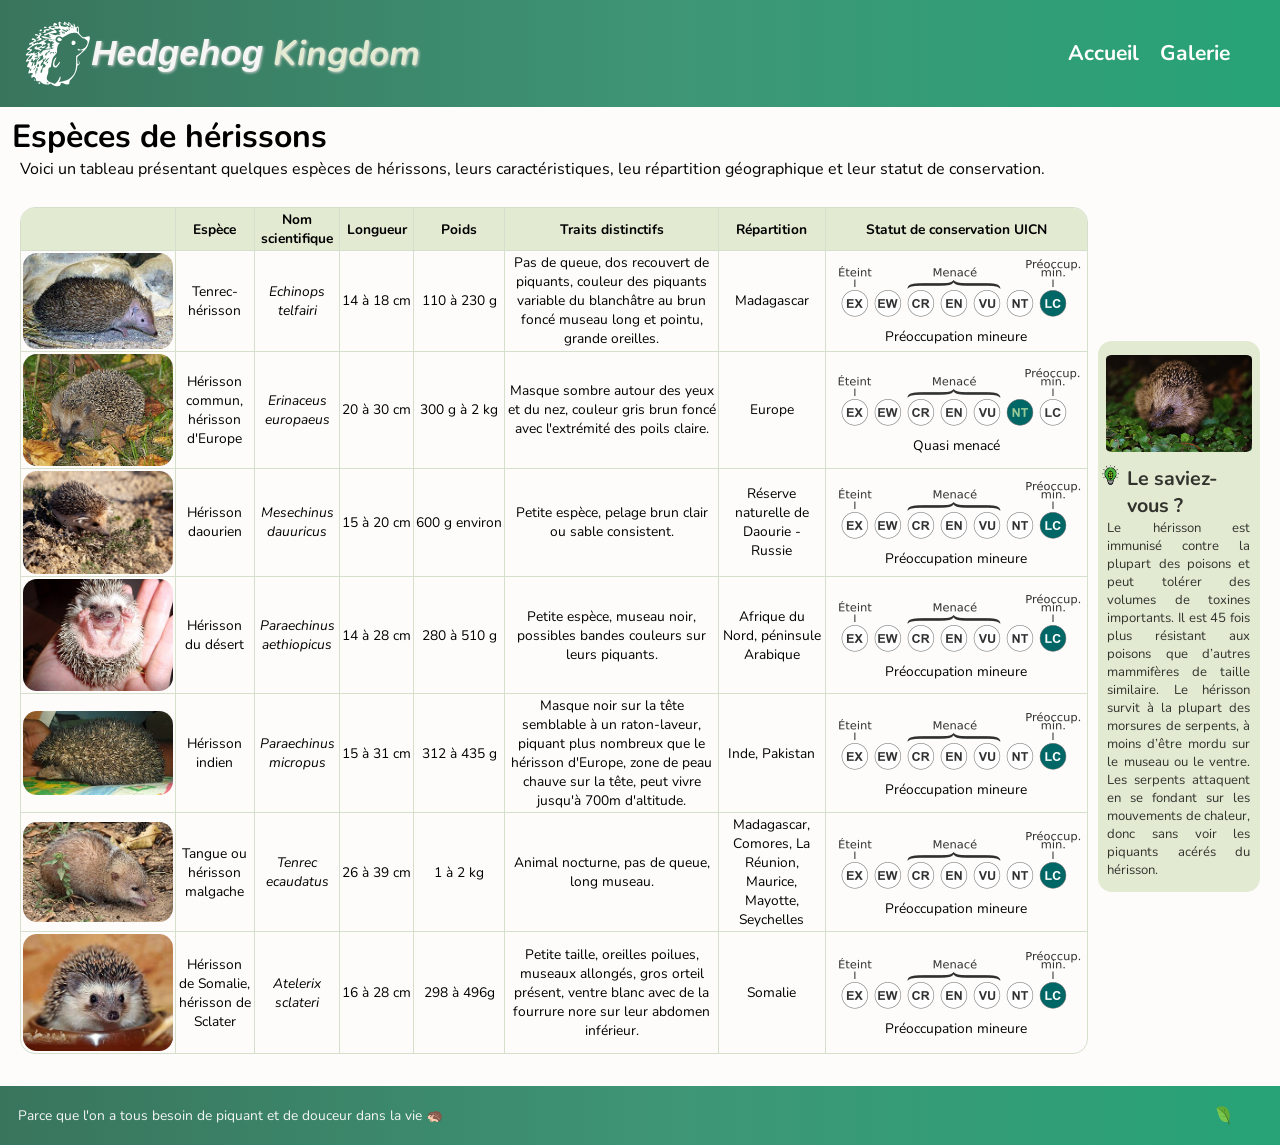
<file: pages/index.html>
<!DOCTYPE html>
<html lang="fr">
<head>
    <title>Hedgehog Kingdom</title>
    <meta charset="UTF-8">
    <meta name="viewport" content="width=device-width, initial-scale=1.0">
    
    <!-- Ressources -->
    <link href="/pages/style.css" rel="stylesheet" >
    <script defer src="/pages/script.js" charset="UTF-8"></script>
    <link rel="icon" href="/assets/icons/favicon.png" />
    
    <!--Fonts-->
    <link rel="preconnect" href="https://fonts.googleapis.com">
    <link rel="preconnect" href="https://fonts.gstatic.com" crossorigin>
    <link href="https://fonts.googleapis.com/css2?family=Chewy&family=Nunito:ital,wght@0,200..1000;1,200..1000&display=swap" rel="stylesheet">
    
    <!-- Métadonnées générales -->
    <meta name="description" content="Bienvenue dans Hedgehog Kingdom ! Découvrez l'univers fascinant des hérissons, leurs différentes espèces et une galerie de photos pleine de piquant et de douceur.">

    <!-- Open Graph : Discord, Facebook, WhatsApp, LinkedIn... -->
    <meta property="og:type" content="website">
    <meta property="og:title" content="Hedgehog Kingdom 🦔">
    <meta property="og:description" content="Découvrez l'univers fascinant des hérissons : espèces, photos et bien plus encore !">
    <meta property="og:image" content="https://hedgehog-kingdom.freedev.app/assets/banners/eye-to-eye-hedgehog-child-young-hedgehog.jpg">
    <meta property="og:image:width" content="450">
    <meta property="og:image:height" content="300">
    <meta property="og:url" content="https://hedgehog-kingdom.freedev.app">
    <meta property="og:site_name" content="Hedgehog Kingdom">
    <meta property="og:locale" content="fr_FR">

    <!-- Twitter / X -->
    <meta name="twitter:card" content="summary_large_image">
    <meta name="twitter:title" content="Hedgehog Kingdom 🦔">
    <meta name="twitter:description" content="Découvrez l'univers fascinant des hérissons : espèces, photos et bien plus encore !">
    <meta name="twitter:image" content="https://hedgehog-kingdom.freedev.app/assets/banners/eye-to-eye-hedgehog-child-young-hedgehog.jpg">
</head>
<body>
    <header>
        <nav id="nav">
            <div>
                <img id="nav-hedgehog" src="../assets/icons/hedgehog_icon.svg" alt="Dessin d'un hérisson se tenant sur ses deux pattes arrière."/>
                <h1>Hedgehog <span id="end-title">Kingdom</span></h1>
            </div>
            <ul>
                <li>
                    <a id="accueil" href="index.html">accueil</a>
                </li>
                <li>
                    <a id="galerie" href="gallery.html">galerie</a>
                </li>
            </ul>
            <div id="icons"></div>
        </nav>
    </header>
    <main>
        <div>
            <h1>Espèces de hérissons</h1>
            <p>
                Voici un tableau présentant quelques espèces de hérissons, leurs caractéristiques, leu répartition géographique et leur statut de conservation. 
            </p>
        </div>
        
        <div id="table-aside">
            <table>
                <thead>
                    <th></th>
                    <th>Espèce</th>
                    <th>Nom scientifique</th>
                    <th>Longueur</th>
                    <th>Poids</th>
                    <th>Traits distinctifs</th>
                    <th>Répartition</th>
                    <th>Statut de conservation UICN</th>
                </thead>
                <tbody>
                    <tr id="echinops-telfairi">
                        <td>
                            <img 
                            src="../assets/hedgehogs_species/echinops_telfairi.jpg" 
                            alt="Photo d'un tenrec-hérisson. Un hérisson se repose au ras du sol, parmi la paille et les rochers, ses piquants sombres et serrés hérissés le long de son dos et son museau pointu tourné vers la droite ; une scène calme et naturelle."
                            class="zoomable"
                            class="zoomable"
                            />
                        </td>
                        <td>Tenrec-hérisson</td>
                        <td>Echinops telfairi</td>
                        <td>14 à 18 cm</td>
                        <td>110 à 230 g</td>
                        <td>Pas de queue, dos recouvert de piquants, couleur des piquants variable du blanchâtre au brun foncé museau long et pointu, grande oreilles.</td>
                        <td>Madagascar</td>
                        <td>
                            <img class="iucn-picture zoomable" src="../assets/iucn_status/Status_iucn3.1_LC-fr.png" alt="Statut de conservation UICN - Préoccupation mineure"/> <br>
                            Préoccupation mineure
                        </td>
                    </tr>
                    <tr id="erinaceus-europaeus">
                        <td>
                            <img
                            src="../assets/hedgehogs_species/erinaceus-europaeus.jpg"
                            alt="Photo d'un hérisson commun, ou hérisson d'Europe. Un petit hérisson cherche sa nourriture parmi l'herbe verte et les feuilles mortes d'automne, le dos hérissé de piquants tandis qu'il renifle le sol de la forêt ; une scène paisible de forêt."
                            class="zoomable"
                            />
                        </td>
                        <td>Hérisson commun, hérisson d'Europe</td>
                        <td>Erinaceus europaeus</td>
                        <td>20 à 30 cm</td>
                        <td>300 g à 2 kg</td>
                        <td>Masque sombre autour des yeux et du nez, couleur gris brun foncé avec l'extrémité des poils claire.</td>
                        <td>Europe</td>
                        <td>
                            <img class="iucn-picture zoomable" src="../assets/iucn_status/Status_iucn3.1_NT-fr.png" alt="Statut de conservation UICN - Quasi menacé"/>
                            Quasi menacé
                        </td>
                    </tr>
                    <tr id="mesechinus-dauuricus">
                        <td>
                            <img
                            src="../assets/hedgehogs_species/mesechinus_dauuricus.png"
                            alt="Photo d'un hérisson daourien. Un petit hérisson cherche sa nourriture parmi la terre sèche et les plantes clairsemées, le dos hérissé de piquants, reniflant le sol dans un paysage calme et ensoleillé."
                            class="zoomable"
                            />
                        </td>
                        <td>Hérisson daourien</td>
                        <td>Mesechinus dauuricus</td>
                        <td>15 à 20 cm</td>
                        <td>600 g environ</td>
                        <td>Petite espèce, pelage brun clair ou sable consistent.</td>
                        <td>Réserve naturelle de Daourie - Russie</td>
                        <td>
                            <img class="iucn-picture zoomable" src="../assets/iucn_status/Status_iucn3.1_LC-fr.png" alt="Statut de conservation UICN - Préoccupation mineure"/> <br>
                            Préoccupation mineure
                        </td>  
                    </tr>
                    <tr id="paraechinus-aethiopicus">
                        <td>
                            <img
                            src="../assets/hedgehogs_species/paraechinus_aethiopicus.jpg"
                            alt="Photo d'un hérisson du désert. Un minuscule hérisson repose dans une main ouverte, son visage et ses pattes roses encadrés par des piquants à l'aspect doux ; son expression curieuse est douce et attachante."
                            class="zoomable"
                            />
                        </td>
                        <td>Hérisson du désert</td>
                        <td>Paraechinus aethiopicus</td>
                        <td>14 à 28 cm</td>
                        <td>280 à 510 g</td>
                        <td>Petite espèce, museau noir, possibles bandes couleurs sur leurs piquants.</td>
                        <td>Afrique du Nord, péninsule Arabique</td>
                        <td>
                            <img class="iucn-picture zoomable" src="../assets/iucn_status/Status_iucn3.1_LC-fr.png" alt="Statut de conservation UICN - Préoccupation mineure"/> <br>
                            Préoccupation mineure
                        </td>  
                    </tr>
                    <tr id="paraechinus-micropus">
                        <td>
                            <img
                            src="../assets/hedgehogs_species/paraechinus_micropus.jpg"
                            alt="Photo d'un hérisson indien. Dans une scène d'intérieur paisible, un petit hérisson recouvert d'épines brunes et blanches denses repose sur un tissu à motifs colorés, délicatement tenu par la main d'une personne."
                            class="zoomable"
                            />
                        </td>
                        <td>Hérisson indien</td>
                        <td>Paraechinus micropus</td>
                        <td>15 à 31 cm</td>
                        <td>312 à 435 g</td>
                        <td>Masque noir sur la tête semblable à un raton-laveur, piquant plus nombreux que le hérisson d'Europe, zone de peau chauve sur la tête, peut vivre jusqu'à 700m d'altitude.</td>
                        <td>Inde, Pakistan</td>
                        <td>
                            <img class="iucn-picture zoomable" src="../assets/iucn_status/Status_iucn3.1_LC-fr.png" alt="Statut de conservation UICN - Préoccupation mineure"/> <br>
                            Préoccupation mineure
                        </td>
                    </tr>
                    <tr id="tenrec-ecaudatus">
                        <td>
                            <img
                            src="../assets/hedgehogs_species/tenrec_ecaudatus.jpg"
                            alt="Photo d'un tangue ou hérisson malgache. Un petit mammifère brun et hérissé se repose sur un sol sec et jonché de feuilles, à côté d'une plante verte, son museau pointu abaissé tandis qu'il cherche tranquillement sa nourriture." 
                            class="zoomable"
                            />
                        </td>
                        <td>Tangue ou hérisson malgache</td>
                        <td>Tenrec ecaudatus</td>
                        <td>26 à 39 cm</td>
                        <td>1 à 2 kg</td>
                        <td>Animal nocturne, pas de queue, long museau.</td>
                        <td>Madagascar, Comores, La Réunion, Maurice, Mayotte, Seychelles</td>
                        <td>
                            <img class="iucn-picture zoomable" src="../assets/iucn_status/Status_iucn3.1_LC-fr.png" alt="Statut de conservation UICN - Préoccupation mineure"/> <br>
                            Préoccupation mineure
                        </td>
                    </tr>
                    <tr id="atelerix-sclateri">
                        <td>
                            <img 
                            src="../assets/hedgehogs_species/atelerix_sclateri.jpg" 
                            alt="Photo d'un hérisson de Somalie ou hérisson de Sclater. Un petit hérisson jette un coup d'œil par-dessus le bord d'un bol brun, son pelage hérissé encadrant un visage curieux sur un fond chaud et légèrement flou."
                            class="zoomable"
                            />
                        </td>
                        <td>Hérisson de Somalie, hérisson de Sclater</td>
                        <td>Atelerix sclateri</td>
                        <td>16 à 28 cm</td>
                        <td>298 à 496g</td>
                        <td>Petite taille, oreilles poilues, museaux allongés, gros orteil présent, ventre blanc avec de la fourrure nore sur leur abdomen inférieur.</td>
                        <td>Somalie</td>
                        <td>
                            <img class="iucn-picture zoomable" src="../assets/iucn_status/Status_iucn3.1_LC-fr.png" alt="Statut de conservation UICN - Préoccupation mineure"/> <br>
                            Préoccupation mineure
                        </td>
                    </tr>
                </tbody>
            </table>
            
            <aside>
                <img 
                id="aside-banner" 
                title="Je suis tout mignon, non ?" 
                src="../assets/banners/eye-to-eye-hedgehog-child-young-hedgehog.jpg" 
                class="zoomable"
                alt="Un petit hérisson brun aux yeux sombres et au museau pointu est photographié en gros plan, regardant droit devant lui. Il est entouré de feuilles d'un vert éclatant, sur un fond plus sombre et flou suggérant un environnement naturel, peut-être ombragé, en extérieur.">
                
                <div>
                    <div id="aside-header">
                        <img id="light-bulb" src="../assets/icons/light_bulb.png" alt="Icône d'ampoule">
                        <h2>Le saviez-vous <span id="qmark">?</span></h2>
                    </div>
                    
                    <p>
                        Le hérisson est immunisé contre la plupart des poisons et peut tolérer des volumes de toxines importants. Il est 45 fois plus résistant aux poisons que d’autres mammifères de taille similaire. Le hérisson survit à la plupart des morsures de serpents, à moins d’être mordu sur le museau ou le ventre. Les serpents attaquent en se fondant sur les mouvements de chaleur, donc sans voir les piquants acérés du hérisson.
                    </p>
                </div>
            </aside>
            
        </div>
        
        <div id="lightbox">
            <img id="lightbox-img" alt="">
            <p id="lightbox-description"></p>
        </div>
        
    </main>
    <footer>
        <div>
             <p id="hedge-text">
               <span id="footer-message">Parce que l'on a tous besoin de piquant et de douceur dans la vie </span> 
                <span id="footer-hedgehog">
                    <span id="hedgehog-emoji">🦔</span>
                </span>
            </p>
        </div>
        <img id="footer-leaf" src="../assets/icons/leaf.png" alt="Icône de feuille" height="25px"/>
    </footer>
</body>
</html>
</file>
<file: pages/style.css>
@import url('cursors.css');

* {
  margin: 0;
  padding: 0;
  font-family: 'Nunito', sans-serif;
}

header, footer {
  background: linear-gradient(90deg, rgba(57, 117, 93, 1) 0%, rgba(62, 150, 118, 1) 53%, rgba(39, 163, 120, 1) 100%);
  padding: 20px 50px;
  padding-left: 0.5em;
  color:whitesmoke;
}



/* ==========================================
HEADER - NAVBAR
========================================== */

nav {
  display: flex;
  align-items: center;
  justify-content: space-between;
}

nav div:first-child {
  margin-left: 1em;
  display: flex;
  flex-direction: row;
  align-items: center;
}

#nav-hedgehog {
  filter: invert(1);
  height: auto;
  width: calc(3em + 1.5vw);
}

nav h1 {
  font-family: 'Chewy', sans-serif;
  font-style: italic;
  font-size: calc(1rem + 1.5vw);
  text-shadow: 1px 1px 3px lightgrey;
}

#end-title {
  color: #e2ead2;
}


nav a, a:visited {
  font-weight: bold;
  color: white;
  text-decoration: none;
}

nav a:hover {
  text-decoration: underline;
  text-decoration-thickness: calc(2px + 0.1vw);
  text-decoration-color: #e2ead2;
  text-underline-offset: 0.3vw;
}

nav ul {
  list-style: none;
  text-transform: capitalize;
  font-size: calc(0.2rem + 1.4vw);
  
  display: flex;
  gap: 1em;
}


#icons {
  cursor: url("../assets/cursors/lien.png"), pointer;
  display: none;
}

@media(max-width:768px) /*Smartphone*/
{
  nav ul {
    flex-direction: column;
    background: linear-gradient(90deg, rgba(57, 117, 93, 1) 0%, rgba(62, 150, 118, 1) 53%, rgba(39, 163, 120, 1) 100%);
    position: fixed;
    left: -100%;
    top: calc(var(--header-height));
    width: 100%;
    text-align: center;
    transition: 0.25s;
    gap: 0;
  }
  
  nav li {
    padding: 3px 0;
  }
  nav li:hover {
    background: #4fb994;
  }
  
  nav.active ul {
    left: 0;
  }
  
  #icons {
    display: block;
    font-size: 1.5em;
  }
  
  #icons:before {
    content: "\2630";
  }
  .active #icons:before {
    content: "\2715";
  }
}

/* ==========================================
MAIN
========================================== */

img {
  border-radius: 4%;
}

main {
  padding: 0.5em 0.75em 2em;
  display: flex;
  flex-direction: column;
  align-items: flex-start;
  background-color: #ebded31a;
}

main p, #table-aside {
  padding-left: 0.5em;
  padding-right: 0.5em;
}


#table-aside {
  display: flex;
  justify-content: space-between;
}



@media(max-width:1200px) /*Smartphone et tablette */
{
  #table-aside {
    flex-direction: column;
  }
}


/* ==========================================
MAIN - TABLE
========================================== */

table {
  margin-top: 2em;
  font-size: calc(0.5rem + 0.45vw);
  
  border: 1px solid #d5dfcc;
  border-radius: 15px;
  border-collapse: separate;
  border-spacing: 0;
  overflow: hidden;
}

th {
  background-color: #e2ead2;
  border-right: 1px solid #d5dfcc;
  border-bottom: 1px solid #d5dfcc;
  padding: 2px;
}

td {
  text-align: center;
  overflow: hidden;
  padding: 2px;
  
  border-right: 1px solid #d5dfcc;
  border-bottom: 1px solid #d5dfcc;
}

th:last-child, td:last-child {
  border-right: none;
}

th:first-child {
  border-top-left-radius: 14px;
  transition-duration: 0.6s;
}

th:last-child {
  border-top-right-radius: 14px;
}

tr:last-child td {
  border-bottom: none;
}


tr td:first-child img {
  height: auto;
  width: auto;
  max-height: 150px;
  max-width: 150px;
  border-radius: 14px;
  object-fit: cover;
  display: block;
  margin: auto;
}

tr td:nth-child(3) {
  font-style: italic;
}

tr td:nth-child(4), tr td:nth-child(5) {
  white-space: nowrap;
  overflow-x: hidden;
}

tr td:nth-child(6) {
  min-width: 138px;
}

.iucn-picture {
  max-width: 250px;
  transition: 0.6s;
}

@media(max-width:1200px) /*Smartphone et tablette */
{
  table {
    margin-right: 0.75em;
    max-width: 100%;
  }
  
  .iucn-picture {
    max-width: 125px;
  }
}

@media(max-width:810px){
  .iucn-picture {
    display: none;
  }
}

@media(max-width:750px){
  
  th:first-child, td:first-child {
    display: none;
  }
  
  th:nth-child(2) {
    border-top-left-radius: 14px;
  }
}

/* ==========================================
MAIN - ASIDE
========================================== */

aside {
  width: 30%;
  margin-left: 0.75em;
  padding: 1em 0.25em;
  font-size: calc(0.5rem + 0.40vw);
  
  display: flex;
  flex-direction: column;
  justify-content: flex-start;
  align-self: center;
  
  background-color: #e2ead2;
  border-radius: 14px;
  color: #000000c8
}

#aside-banner {
  width: calc(90% + 0.45vw);
  flex-shrink: 0;
  align-self: center;
}

#aside-header {
  display: flex;
  flex-direction: row;
  align-items: flex-start;
  margin-top: 1em;
  gap:0.5em;
}

#aside-header h2 {
  margin-top: 0;
  cursor: url("../assets/cursors/lien.png"), pointer;
}

#qmark {
  display: inline-block;
}

#aside-header h2:hover {
  color: #4cb53c;
}

#aside-header h2:hover #qmark {
  animation: rotation 1s ease-in-out;
  color: #4cb53c;
}

aside p {
  text-align: justify;
}

#light-bulb {
  max-height: 1.5em;
  max-width: 1.5em;
}

@media(max-width:1200px) /*Smartphone et tablette */
{
  aside {
    flex-direction: row;
    width: auto;
    margin: 1em 0.75em 0 0;
    padding: 1em;
    font-size: calc(0.5rem + 0.5vw);
    gap: 0.5em;
  }
  
  aside div {
    align-self: center;
  }
  
  #aside-banner {
    max-width: 25%;
    flex-shrink: 0;
  }
}

/* ==========================================
FOOTER
========================================== */

footer {
  display: flex;
  flex-direction: row;
  justify-content: space-between;
  position: relative;
}

footer p {
  margin-left: 0.75em;
  font-size: calc(0.50em + 0.45vw);
}

#footer-message {
  display: inline-block;
  clip-path: inset(0 0 0 0);
}

#footer-hedgehog {
  cursor: url("../assets/cursors/lien.png"), pointer;
  display: inline-block;
  position: relative;
  z-index: 2;
  flex-shrink: 0;
  will-change: transform;
}

#hedgehog-emoji {
  display: inline-block;
  transition: transform 0.3s ease;
}

#hedgehog-emoji.retourne {
  transform: scaleX(-1);
}

#footer-leaf {
  height: auto;
  width: calc(00.50em + 0.45vw);
  cursor: url("../assets/cursors/lien.png"), pointer;
}

/* ==========================================
AJOUTS
========================================== */

/* Animations */
@keyframes rotation
{
  from{transform:rotate(0deg);}
  to{transform:rotate(360deg);}
}


/* Zoom et lightbox */
.zoomable {
  cursor: url("../assets/cursors/zoom_avant.png"), zoom-in;
}

#lightbox {
  display: none;
  position: fixed;
  inset: 0;
  background-color: rgba(0, 0, 0, 0.8);
  z-index: 1000;
  
  justify-content: center;
  align-items: center;
  cursor: url("../assets/cursors/zoom_arriere.png"), zoom-out;
}

#lightbox.active {
  display: flex;
  flex-direction: column;
  gap: 2em;
  align-items: center;
}

#lightbox-img {
  max-width: 90vw;
  max-height: 90vh;
  width: calc(12em + 12vw);
  height: auto;
  object-fit: contain;
  border-radius: 10px;
}

#lightbox-img.transparent {
  background-color: #dedede;
}

#lightbox-description {
  color: #dedede;
  font-weight: bold;
  width: 50%;
  font-size: calc(0.2em + 1.5vw);
  text-align: center;
}

/* Surbrillance des lignes et de l'élément pointé */

tbody tr:hover {
  background-color: #4cb53c96;
  background-clip: border-box;
}

tbody tr td:hover { 
  background-color: #4cb53c96;
}
</file>
